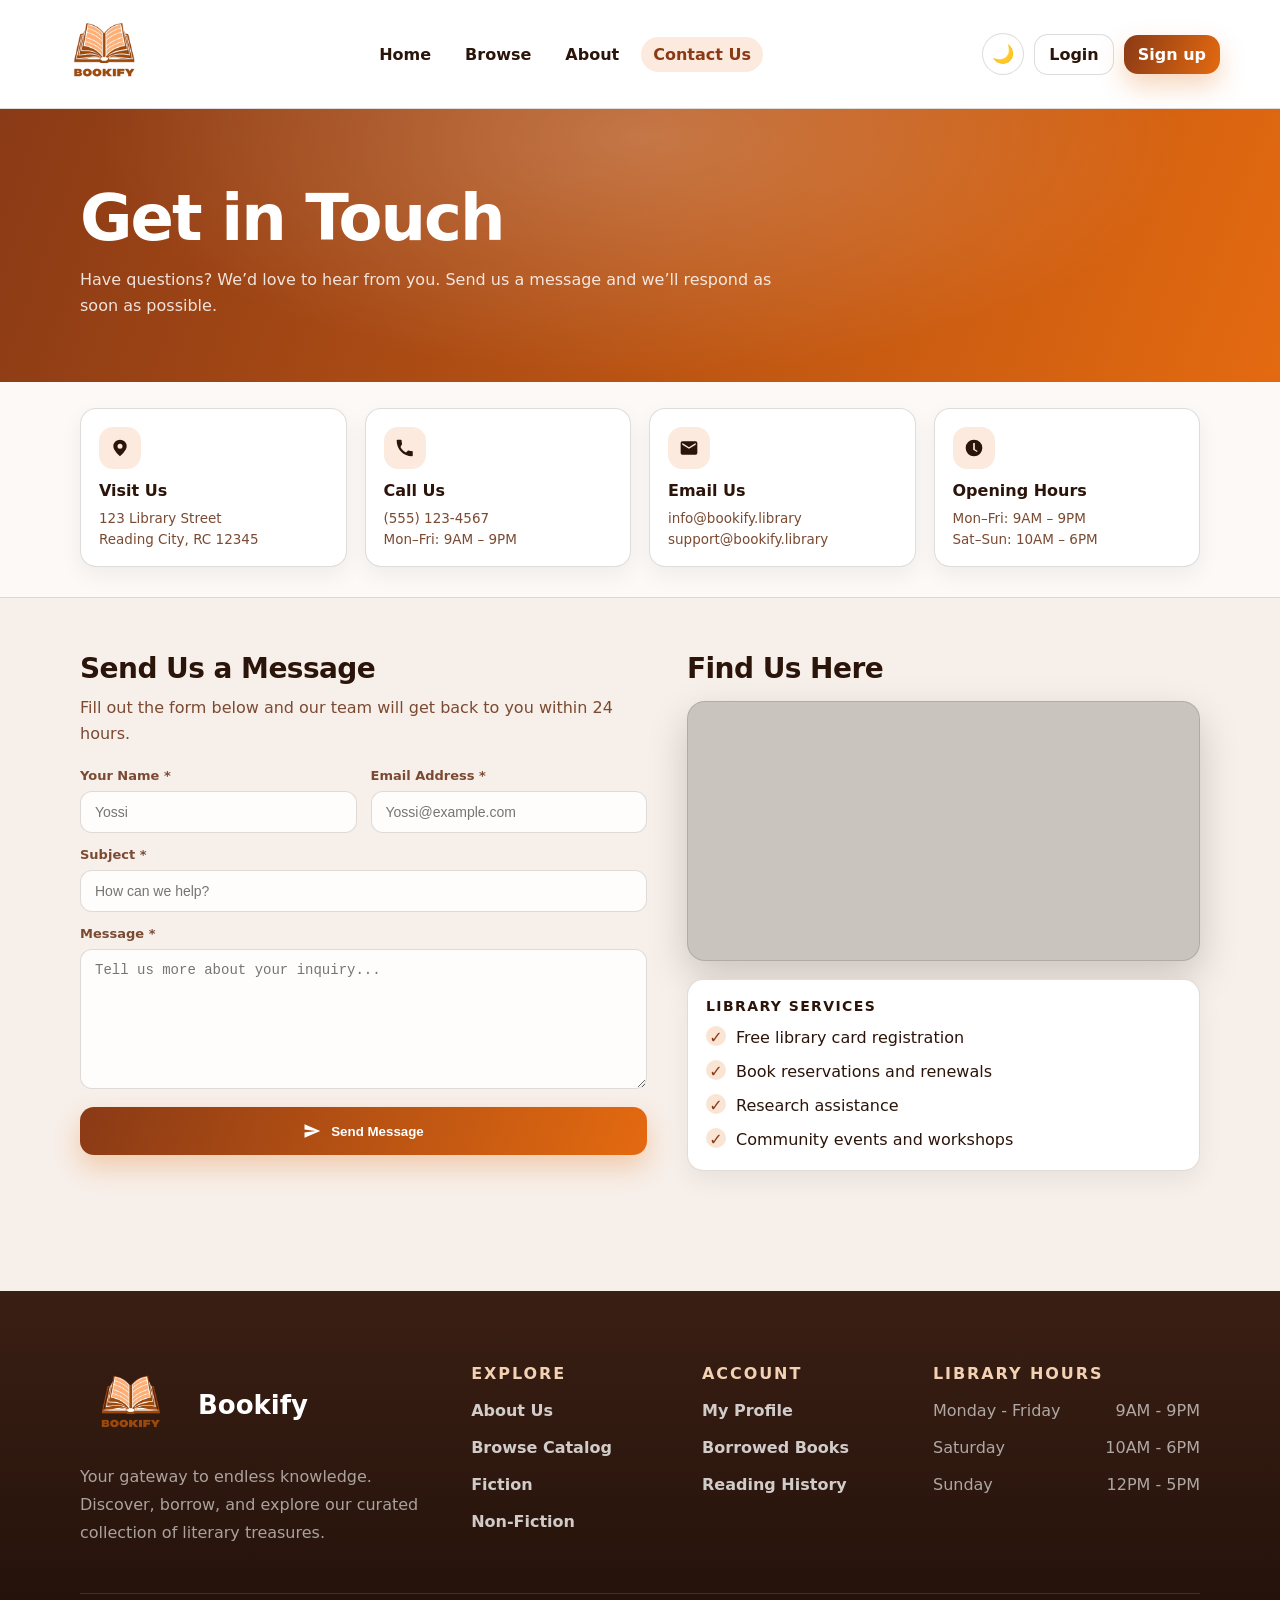
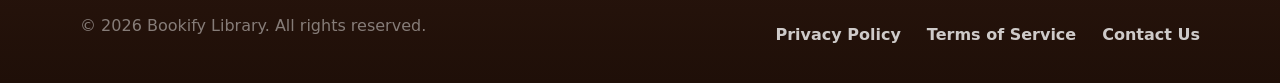
<file: contact.html>
<!doctype html>
<html lang="en">

<head>
  <meta charset="utf-8" />
  <meta name="viewport" content="width=device-width, initial-scale=1" />
  <title>Contact Us | Bookify</title>
  <link rel="stylesheet" href="headerfooter.css" />
  <link rel="stylesheet" href="contact.css" />
</head>

<body>
  <header class="bf-header">
    <div class="bf-header__inner container">
      <a class="bf-brand" href="./index.html">
        <img class="bf-logo" src="images/NewLogo2.png" alt="Bookify logo" onerror="this.style.display='none'">
      </a>

      <button class="bf-burger" id="bfBurger" type="button" aria-label="Open menu">☰</button>

      <nav aria-label="Primary" class="bf-nav">
        <a class="bf-nav__link" href="index.html">Home</a>
        <a class="bf-nav__link" href="catalog.html">Browse</a>
        <a class="bf-nav__link" href="about.html">About</a>
        <a class="bf-nav__link" href="contact.html" aria-current="page">Contact Us</a>

        <button class="bf-themeToggle bf-themeToggle--inMenu" id="themeToggleMobile" type="button"
          aria-label="Toggle dark mode">
          🌙
        </button>
      </nav>

      <div class="bf-auth">
        <button id="themeToggle" class="bf-themeToggle" type="button" aria-label="Toggle dark mode">🌙</button>
        <a href="profile.html" class="bf-btn bf-btn--ghost">Login</a>
        <a href="profile.html" class="bf-btn bf-btn--primary">Sign up</a>
      </div>
    </div>
  </header>

  <section class="hero">
    <div class="contact-container">
      <h1>Get in Touch</h1>
      <p>Have questions? We’d love to hear from you. Send us a message and we’ll respond as soon as possible.</p>
    </div>
  </section>

  <section class="info">
    <div class="container info-grid">
      <article class="card">
        <div class="icon icon-blue" aria-hidden="true">
          <svg viewBox="0 0 24 24" width="20" height="20" fill="currentColor" aria-hidden="true">
            <path
              d="M12 2a8 8 0 0 0-8 8c0 5.25 8 12 8 12s8-6.75 8-12a8 8 0 0 0-8-8Zm0 11a3 3 0 1 1 0-6 3 3 0 0 1 0 6Z" />
          </svg>
        </div>
        <h3>Visit Us</h3>
        <p>123 Library Street<br />Reading City, RC 12345</p>
      </article>

      <article class="card">
        <div class="icon icon-green" aria-hidden="true">
          <svg viewBox="0 0 24 24" width="20" height="20" fill="currentColor" aria-hidden="true">
            <path
              d="M6.6 10.8c1.4 2.8 3.8 5.2 6.6 6.6l2.2-2.2c.3-.3.7-.4 1.1-.3 1.2.4 2.5.6 3.8.6.6 0 1 .4 1 1V21c0 .6-.4 1-1 1C10.4 22 2 13.6 2 3c0-.6.4-1 1-1h3.9c.6 0 1 .4 1 1 0 1.3.2 2.6.6 3.8.1.4 0 .8-.3 1.1L6.6 10.8Z" />
          </svg>
        </div>
        <h3>Call Us</h3>
        <p>(555) 123-4567<br />Mon–Fri: 9AM – 9PM</p>
      </article>

      <article class="card">
        <div class="icon icon-amber" aria-hidden="true">
          <svg viewBox="0 0 24 24" width="20" height="20" fill="currentColor" aria-hidden="true">
            <path
              d="M20 4H4a2 2 0 0 0-2 2v12a2 2 0 0 0 2 2h16a2 2 0 0 0 2-2V6a2 2 0 0 0-2-2Zm0 4-8 5L4 8V6l8 5 8-5v2Z" />
          </svg>
        </div>
        <h3>Email Us</h3>
        <p>info@bookify.library<br />support@bookify.library</p>
      </article>

      <article class="card">
        <div class="icon icon-purple" aria-hidden="true">
          <svg viewBox="0 0 24 24" width="20" height="20" fill="currentColor" aria-hidden="true">
            <path d="M12 2a10 10 0 1 0 10 10A10.01 10.01 0 0 0 12 2Zm1 11.59 3.3 1.91-.75 1.3L11 14V6h2Z" />
          </svg>
        </div>
        <h3>Opening Hours</h3>
        <p>Mon–Fri: 9AM – 9PM<br />Sat–Sun: 10AM – 6PM</p>
      </article>
    </div>
  </section>

  <main class="main">
    <div class="container main-grid">
      <section class="panel">
        <h2>Send Us a Message</h2>
        <p class="sub">Fill out the form below and our team will get back to you within 24 hours.</p>

        <form id="contactForm" class="form" action="#" method="post" novalidate>
          <div class="row">
            <label>
              <span>Your Name *</span>
              <input type="text" name="name" placeholder="Yossi" required />
            </label>

            <label>
              <span>Email Address *</span>
              <input type="email" name="email" placeholder="Yossi@example.com" required />
            </label>
          </div>

          <label>
            <span>Subject *</span>
            <input type="text" name="subject" placeholder="How can we help?" required />
          </label>

          <label>
            <span>Message *</span>
            <textarea name="message" rows="6" placeholder="Tell us more about your inquiry..." required></textarea>
          </label>

          <button class="btn" type="submit">
            <span class="btn-ico" aria-hidden="true">
              <svg viewBox="0 0 24 24" width="18" height="18" aria-hidden="true">
                <path fill="currentColor" d="M2 21 23 12 2 3v7l15 2-15 2v7Z" />
              </svg>
            </span>
            Send Message
          </button>
        </form>
      </section>

      <section class="right">
        <h2>Find Us Here</h2>
        <div class="photo" role="img" aria-label="Library shelves photo"></div>

        <div class="services">
          <h3>Library Services</h3>
          <ul>
            <li>Free library card registration</li>
            <li>Book reservations and renewals</li>
            <li>Research assistance</li>
            <li>Community events and workshops</li>
          </ul>
        </div>
      </section>
    </div>
  </main>

  <footer>
    <div class="wrap" id="foot-grid">
      <div>
        <div id="foot-brand">
          <span id="foot-logo"><img src="images/NewLogo2.png" alt="Bookify logo" /></span>
          <span id="foot-name">Bookify</span>
        </div>
        <p id="tag">
          Your gateway to endless knowledge.<br />
          Discover, borrow, and explore our curated collection of literary treasures.
        </p>
      </div>

      <details class="foot-acc" open>
        <summary class="foot-acc__sum">EXPLORE</summary>
        <div class="foot-acc__panel">
          <a href="about.html">About Us</a>
          <a href="catalog.html">Browse Catalog</a>
          <a href="catalog.html">Fiction</a>
          <a href="catalog.html">Non-Fiction</a>
        </div>
      </details>

      <details class="foot-acc" open>
        <summary class="foot-acc__sum">ACCOUNT</summary>
        <div class="foot-acc__panel">
          <a href="profile.html">My Profile</a>
          <a href="profile.html">Borrowed Books</a>
          <a href="profile.html">Reading History</a>
        </div>
      </details>

      <div>
        <h4>LIBRARY HOURS</h4>
        <div class="hrs"><span>Monday - Friday</span><span>9AM - 9PM</span></div>
        <div class="hrs"><span>Saturday</span><span>10AM - 6PM</span></div>
        <div class="hrs"><span>Sunday</span><span>12PM - 5PM</span></div>
      </div>
    </div>

    <div class="wrap" id="bottom">
      <span>© <span id="year"></span> Bookify Library. All rights reserved.</span>
      <div id="links">
        <a href="#">Privacy Policy</a>
        <a href="#">Terms of Service</a>
        <a href="contact.html">Contact Us</a>
      </div>
    </div>
  </footer>

  <script src="darkmode.js" defer></script>
  <script src="header.js" defer></script>

  <script>
    document.addEventListener("DOMContentLoaded", () => {
      const yearEl = document.getElementById("year");
      if (yearEl) yearEl.textContent = String(new Date().getFullYear());

      const form = document.getElementById("contactForm");
      if (!form) return;

      form.addEventListener("submit", (e) => {
        e.preventDefault();

        if (!form.checkValidity()) {
          form.reportValidity();
          return;
        }

        alert("Message sent successfully!\nWe’ll get back to you as soon as possible.");
        form.reset();
      });
    });
  </script>
</body>

</html>
</file>
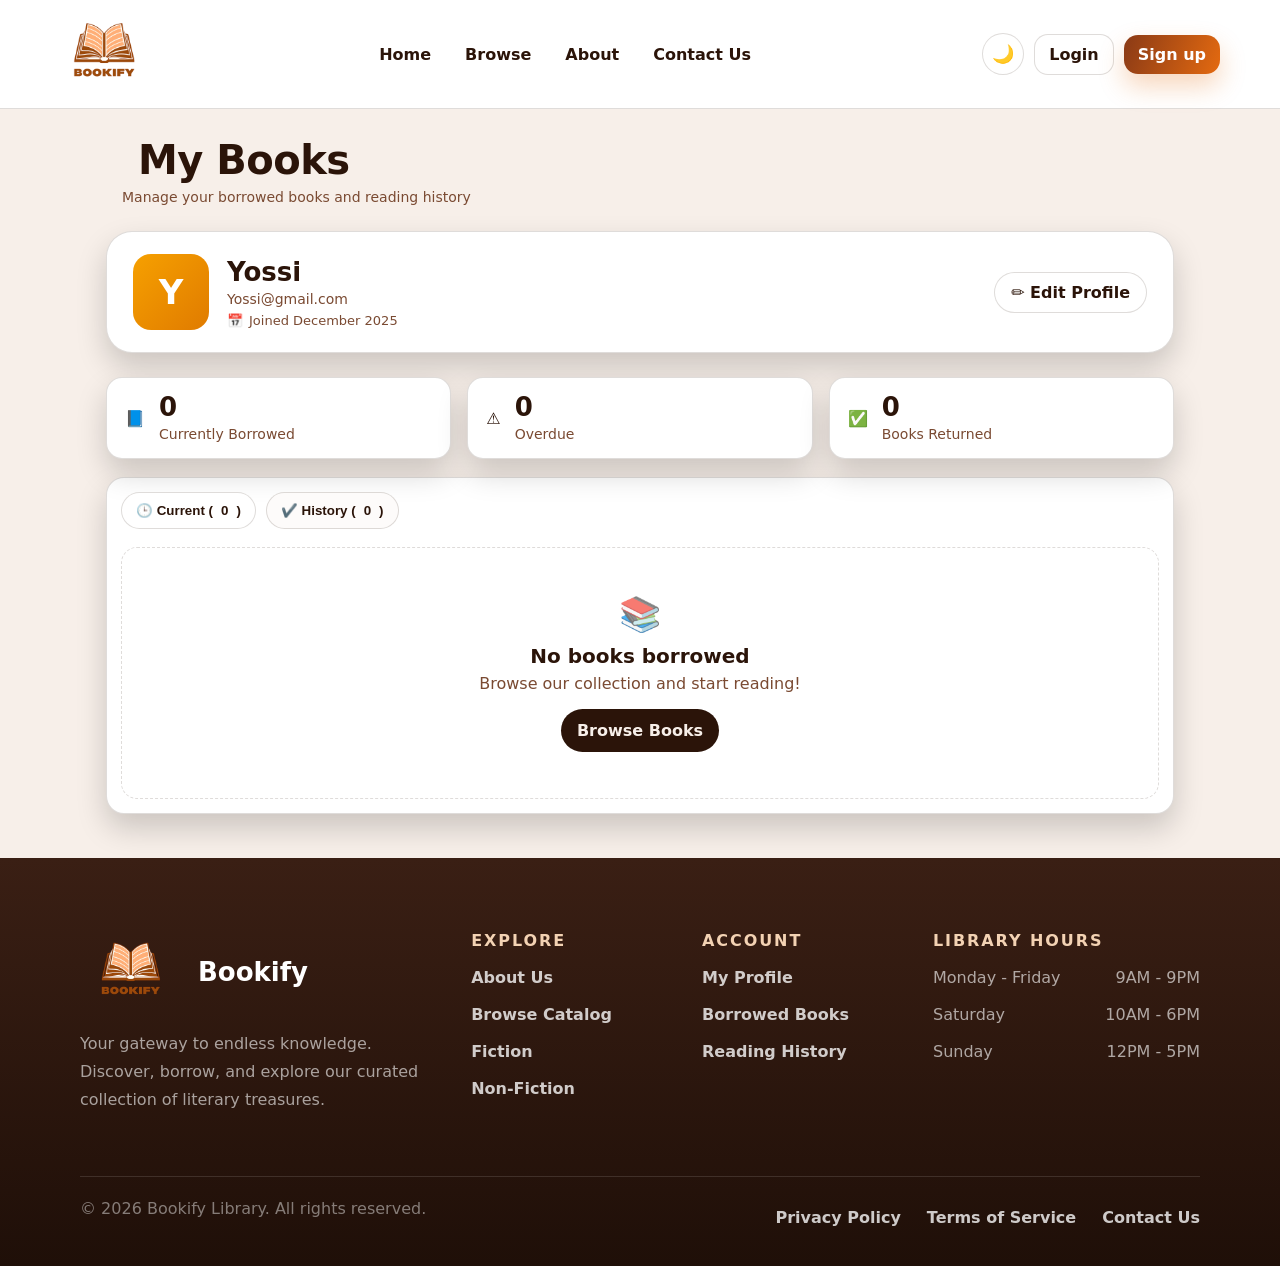
<file: profile.html>
<!DOCTYPE html>
<html lang="en">

<head>
  <meta charset="UTF-8" />
  <meta name="viewport" content="width=device-width, initial-scale=1.0" />
  <title>Bookify | Profile</title>

  <link rel="preconnect" href="https://fonts.googleapis.com" />
  <link rel="preconnect" href="https://fonts.gstatic.com" crossorigin />
  <link href="https://fonts.googleapis.com/css2?family=Inter:wght@400;500;600;700;800&display=swap" rel="stylesheet" />

  <link rel="stylesheet" href="headerfooter.css" />
  <link rel="stylesheet" href="profile.css" />
</head>

<body>
  <header class="bf-header">
    <div class="bf-header__inner container">
      <a class="bf-brand" href="./index.html">
        <img class="bf-logo" src="images/NewLogo2.png" alt="Bookify logo" onerror="this.style.display='none'" />
      </a>

      <button class="bf-burger" id="bfBurger" type="button" aria-label="Open menu" aria-expanded="false">☰</button>

      <nav aria-label="Primary" class="bf-nav">
        <a class="bf-nav__link" href="index.html">Home</a>
        <a class="bf-nav__link" href="catalog.html">Browse</a>
        <a class="bf-nav__link" href="about.html">About</a>
        <a class="bf-nav__link" href="contact.html">Contact Us</a>

        <button class="bf-themeToggle bf-themeToggle--inMenu" id="themeToggleMobile" type="button"
          aria-label="Toggle dark mode">
          🌙
        </button>
      </nav>

      <div class="bf-auth">
        <button id="themeToggle" class="bf-themeToggle" type="button" aria-label="Toggle dark mode">🌙</button>
        <a href="profile.html" class="bf-btn bf-btn--ghost">Login</a>
        <a href="profile.html" class="bf-btn bf-btn--primary">Sign up</a>
      </div>
    </div>
  </header>

  <section class="profile-area">
    <div class="mybooks-title">
      <h1>My Books</h1>
      <p>Manage your borrowed books and reading history</p>
    </div>

    <div class="profile-card">
      <div class="profile-left">
        <div class="avatar">
          <span id="avatarLetter">Y</span>
        </div>

        <div class="user-info">
          <h2 id="userName">Yossi</h2>
          <p id="userEmail">Yossi@gmail.com</p>

          <div class="joined">
            <span class="icon">📅</span>
            <span id="joinedDate">Joined December 2025</span>
          </div>
        </div>
      </div>

      <a href="#" class="edit-btn">✏️ Edit Profile</a>
    </div>

    <section class="stats">
      <div class="stat-card">
        <div class="icon icon-blue">📘</div>
        <div class="stat-text">
          <div class="stat-number" id="statBorrowed">0</div>
          <div class="stat-label">Currently Borrowed</div>
        </div>
      </div>

      <div class="stat-card">
        <div class="icon icon-yellow">⚠️</div>
        <div class="stat-text">
          <div class="stat-number" id="statOverdue">0</div>
          <div class="stat-label">Overdue</div>
        </div>
      </div>

      <div class="stat-card">
        <div class="icon icon-green">✅</div>
        <div class="stat-text">
          <div class="stat-number" id="statReturned">0</div>
          <div class="stat-label">Books Returned</div>
        </div>
      </div>
    </section>

    <section class="panel">
      <div class="tabs">
        <button class="tab active" id="tabCurrent" type="button">
          🕒 Current (<span id="countCurrent">0</span>)
        </button>

        <button class="tab" id="tabHistory" type="button">
          ✔️ History (<span id="countHistory">0</span>)
        </button>
      </div>

      <div class="content">
        <div id="currentView" class="view">
          <div id="currentList" class="list"></div>

          <div id="currentEmpty" class="empty hidden">
            <div class="empty-icon">📚</div>
            <h3>No books borrowed</h3>
            <p>Browse our collection and start reading!</p>
            <a class="btn" href="catalog.html">Browse Books</a>
          </div>
        </div>

        <div id="historyView" class="view hidden">
          <div id="historyList" class="list"></div>

          <div id="historyEmpty" class="empty hidden">
            <div class="empty-icon">🕵️‍♂️</div>
            <h3>No history yet</h3>
            <p>Open a few books and you’ll see them here.</p>
          </div>
        </div>
      </div>
    </section>
  </section>

  <footer>
    <div class="wrap" id="foot-grid">
      <div>
        <div id="foot-brand">
          <span id="foot-logo"><img src="images/NewLogo2.png" alt="Bookify logo" /></span>
          <span id="foot-name">Bookify</span>
        </div>
        <p id="tag">
          Your gateway to endless knowledge.<br />
          Discover, borrow, and explore our curated collection of literary treasures.
        </p>
      </div>

      <details class="foot-acc" open>
        <summary class="foot-acc__sum">EXPLORE</summary>
        <div class="foot-acc__panel">
          <a href="about.html">About Us</a>
          <a href="catalog.html">Browse Catalog</a>
          <a href="catalog.html">Fiction</a>
          <a href="catalog.html">Non-Fiction</a>
        </div>
      </details>

      <details class="foot-acc" open>
        <summary class="foot-acc__sum">ACCOUNT</summary>
        <div class="foot-acc__panel">
          <a href="profile.html">My Profile</a>
          <a href="profile.html">Borrowed Books</a>
          <a href="profile.html">Reading History</a>
        </div>
      </details>

      <div>
        <h4>LIBRARY HOURS</h4>
        <div class="hrs"><span>Monday - Friday</span><span>9AM - 9PM</span></div>
        <div class="hrs"><span>Saturday</span><span>10AM - 6PM</span></div>
        <div class="hrs"><span>Sunday</span><span>12PM - 5PM</span></div>
      </div>
    </div>

    <div class="wrap" id="bottom">
      <span>© <span id="year"></span> Bookify Library. All rights reserved.</span>
      <div id="links">
        <a href="#">Privacy Policy</a>
        <a href="#">Terms of Service</a>
        <a href="contact.html">Contact Us</a>
      </div>
    </div>
  </footer>

  <script src="darkmode.js" defer></script>
  <script src="header.js" defer></script>
  <script src="profile.js" defer></script>
  <script>
    document.addEventListener("DOMContentLoaded", () => {
      const yearEl = document.getElementById("year");
      if (yearEl) yearEl.textContent = String(new Date().getFullYear());
    });
  </script>
</body>

</html>
</file>
<file: headerfooter.css>
:root {
  --blue1: #8a3a16;
  --blue2: #e46a10;

  --bg: #f7efe9;
  --card: #ffffff;

  --text: #2b1409;
  --muted: #7a4a32;

  --border: rgba(43, 20, 9, .15);
  --shadow: 0 14px 30px rgba(0, 0, 0, .18);

  --radius: 18px;
}

html[data-theme="dark"],
body.dark {
  --bg: #0f0c0a;
  --card: #15110f;
  --text: rgba(255, 255, 255, .9);
  --muted: rgba(255, 255, 255, .62);
  --border: rgba(255, 255, 255, .14);
  --shadow: 0 14px 30px rgba(0, 0, 0, .45);
}

html {
  color-scheme: light;
}

html[data-theme="dark"] {
  color-scheme: dark;
}

* {
  box-sizing: border-box;
}

html,
body {
  max-width: 100%;
  overflow-x: hidden;
}

body {
  margin: 0;
  font-family: system-ui, -apple-system, Segoe UI, Roboto, Arial;
  background: var(--bg);
  color: var(--text);
}

a {
  text-decoration: none;
  color: inherit;
}

img {
  max-width: 100%;
  height: auto;
  display: block;
}


.wrap,
.container {
  width: min(1120px, calc(100% - 40px));
  margin: 0 auto;
}


.bf-header {
  background: var(--card);
  border-bottom: 1px solid var(--border);
}

.bf-header__inner {
  max-width: 1200px;
  width: 100%;
  margin: 0 auto;
  padding: 10px 20px;

  display: flex;
  align-items: center;
  gap: 16px;

  position: relative;
  min-width: 0;
}

.bf-brand {
  display: flex;
  align-items: center;
  gap: 10px;
  font-weight: 800;
  flex-shrink: 0;
}

.bf-logo {
  width: 88px;
  height: 88px;
  object-fit: contain;
}


.bf-nav {
  flex: 1;
  min-width: 0;
  display: flex;
  justify-content: center;
  align-items: center;
  gap: 10px;
}

.bf-nav__link {
  padding: 8px 12px;
  border-radius: 999px;
  font-weight: 700;
}

.bf-nav__link:hover {
  background: rgba(228, 106, 16, .10);
  color: var(--blue1);
}

.bf-nav__link[aria-current="page"] {
  background: rgba(228, 106, 16, .14);
  color: var(--blue1);
}


.bf-auth {
  margin-left: auto;
  display: flex;
  gap: 10px;
  align-items: center;
  flex-shrink: 0;
}


.bf-btn {
  border: 1px solid var(--border);
  background: var(--card);
  padding: 10px 14px;
  border-radius: 14px;
  font-weight: 800;
  cursor: pointer;
  white-space: nowrap;
}

.bf-btn--primary {
  border: none;
  background: linear-gradient(110deg, var(--blue1), var(--blue2));
  color: #fff;
  box-shadow: 0 12px 26px rgba(228, 106, 16, .28);
}

.bf-btn--ghost:hover {
  border-color: rgba(228, 106, 16, .35);
  background: rgba(228, 106, 16, .08);
}

.bf-themeToggle {
  width: 42px;
  height: 42px;
  border-radius: 50%;
  border: 1px solid var(--border);
  background: var(--card);
  font-size: 18px;
  cursor: pointer;
  display: grid;
  place-items: center;
  transition: .2s;
}

.bf-themeToggle:hover {
  background: rgba(228, 106, 16, .08);
  transform: scale(1.05);
}


.bf-burger {
  display: none;
  border: 1px solid var(--border);
  background: var(--card);
  border-radius: 12px;
  padding: 10px 12px;
  font-size: 18px;
  cursor: pointer;
}

.bf-themeToggle--inMenu {
  display: none;
}


@media (max-width:1024px) {
  .bf-header__inner {
    padding: 10px 14px;
  }

  .bf-logo {
    width: 76px;
    height: 76px;
  }

  .bf-nav {
    gap: 8px;
  }

  .bf-nav__link {
    padding: 8px 10px;
  }
}

@media (max-width:768px) {
  .bf-burger {
    display: inline-flex;
    align-items: center;
    justify-content: center;
  }

  .bf-nav {
    display: none;
  }

  .bf-nav.is-open {
    display: flex;
    position: absolute;
    top: calc(100% + 10px);
    left: 12px;
    right: 12px;

    background: var(--card);
    border: 1px solid var(--border);
    border-radius: 16px;
    padding: 12px;

    flex-direction: column;
    gap: 10px;
    z-index: 999;

    box-shadow: 0 10px 30px rgba(0, 0, 0, .15);
  }
}

@media (max-width:480px) {
  .bf-header__inner {
    padding: 8px 12px;
    gap: 10px;
  }

  .bf-logo {
    width: 64px;
    height: 64px;
  }

  .bf-burger {
    display: inline-flex;
    align-items: center;
    justify-content: center;
    padding: 8px 10px;
    font-size: 16px;
  }

  .bf-auth {
    gap: 6px;
  }

  .bf-btn {
    padding: 8px 10px;
    font-size: 12px;
    border-radius: 12px;
  }

  .bf-nav {
    display: none;
  }

  .bf-nav.is-open {
    display: flex;
    position: absolute;
    top: calc(100% + 10px);
    left: 12px;
    right: 12px;

    background: var(--card);
    border: 1px solid var(--border);
    border-radius: 16px;
    padding: 12px;

    flex-direction: column;
    gap: 10px;
    z-index: 999;

    box-shadow: 0 10px 30px rgba(0, 0, 0, .15);
  }

  .bf-auth .bf-themeToggle {
    display: none;
  }

  .bf-themeToggle--inMenu {
    display: grid;
    margin-top: 8px;
  }
}


footer {
  background: linear-gradient(180deg, #3a1f14, #1f0f08);
  color: rgba(255, 255, 255, .86);
  margin-top: 40px;
}

#foot-grid {
  padding: 64px 0 46px;
  display: grid;
  grid-template-columns: 1.3fr .7fr .7fr 1fr;
  gap: 44px;
}

#foot-brand {
  display: flex;
  align-items: center;
  gap: 18px;
  margin-bottom: 8px;
}

#foot-logo {
  width: 100px;
  height: 100px;
  display: grid;
  place-items: center;
}

#foot-logo img {
  width: 85%;
  object-fit: contain;
}

#foot-name {
  font-size: 26px;
  font-weight: 900;
  color: #fff;
}

#tag {
  margin-top: 4px;
  color: rgba(255, 255, 255, .60);
  line-height: 1.75;
}

footer a {
  display: block;
  padding: 9px 0;
  color: rgba(255, 255, 255, .78);
  font-weight: 650;
}

footer a:hover {
  color: rgba(255, 255, 255, .90);
}

footer h4 {
  margin: 0;
  padding: 9px 0;
  font-weight: 900;
  letter-spacing: .12em;
  color: #f3d2b3;
}

.hrs {
  display: flex;
  justify-content: space-between;
  padding: 9px 0;
  color: rgba(255, 255, 255, .62);
}

#bottom {
  border-top: 1px solid rgba(255, 255, 255, .12);
  padding: 22px 0 30px;
  display: flex;
  justify-content: space-between;
  flex-wrap: wrap;
  color: rgba(255, 255, 255, .45);
}

#links {
  display: flex;
  gap: 26px;
  flex-wrap: wrap;
}

.foot-acc {
  border: 0;
}

.foot-acc__sum {
  list-style: none;
  cursor: pointer;
  user-select: none;
  display: flex;
  justify-content: space-between;
  align-items: center;
  padding: 9px 0;
  font-weight: 900;
  letter-spacing: .12em;
  color: #f3d2b3;
}

.foot-acc__sum::-webkit-details-marker {
  display: none;
}

.foot-acc__sum::after {
  content: "☰";
  margin-left: 12px;
}

.foot-acc[open] .foot-acc__sum::after {
  content: "✕";
}


@media (min-width:1024px) {
  .foot-acc {
    display: block;
  }

  .foot-acc__sum {
    pointer-events: none;
    cursor: default;
    justify-content: flex-start;
  }

  .foot-acc__sum::after {
    display: none;
  }
}

@media (max-width:1024px) {
  #foot-grid {
    grid-template-columns: 1fr 1fr;
    gap: 26px;
    align-items: start;
  }

  #foot-name {
    font-size: 22px;
  }


  #foot-grid> :nth-child(1) {
    grid-column: 1 / -1;
  }

  #foot-grid> :nth-child(2) {
    grid-column: 1;
  }

  #foot-grid> :nth-child(3) {
    grid-column: 2;
  }

  #foot-grid> :nth-child(4) {
    grid-column: 1 / -1;
  }

  .foot-acc {
    border-top: 1px solid rgba(255, 255, 255, .12);
    padding-top: 8px;
    margin-top: 8px;
  }
}

@media (min-width:481px) and (max-width:768px) {
  #foot-grid {
    grid-template-columns: 1fr;
    gap: 18px;
    padding: 44px 0 34px;
  }

  #foot-grid> :nth-child(1),
  #foot-grid> :nth-child(2),
  #foot-grid> :nth-child(3),
  #foot-grid> :nth-child(4) {
    grid-column: 1 / -1;
  }
}

@media (max-width:480px) {
  #foot-grid {
    grid-template-columns: 1fr;
    gap: 16px;
    padding: 40px 0 30px;
  }

  #foot-grid> :nth-child(1),
  #foot-grid> :nth-child(2),
  #foot-grid> :nth-child(3),
  #foot-grid> :nth-child(4) {
    grid-column: 1 / -1;
  }

  #bottom {
    flex-direction: column;
    gap: 10px;
    align-items: flex-start;
  }

  #links {
    gap: 14px;
  }
}
</file>
<file: contact.css>
h1,
h2,
h3 {
  margin: 0;
}

p {
  margin: 0;
}

.contact-container {
  width: min(1120px, calc(100% - 48px));
  margin: 0 auto;
}

.hero {
  background: radial-gradient(900px 400px at 50% 10%, rgba(255, 255, 255, .22), transparent 60%),
    linear-gradient(110deg, var(--blue1), var(--blue2));
  color: #fff;
  padding: 72px 0 64px;
  text-align: left;
}

.hero h1 {
  font-size: clamp(38px, 5vw, 64px);
  letter-spacing: -0.03em;
}

.hero p {
  margin: 12px 0 0;
  max-width: 720px;
  color: rgba(255, 255, 255, .85);
  line-height: 1.6;
}

.info {
  background: rgba(255, 255, 255, 0.65);
  border-bottom: 1px solid var(--border);
}

.info-grid {
  display: grid;
  grid-template-columns: repeat(4, 1fr);
  gap: 18px;
  padding: 26px 0 30px;
}

.card {
  border: 1px solid var(--border);
  border-radius: 16px;
  padding: 18px 18px 16px;
  background: var(--card);
  box-shadow: 0 8px 22px rgba(0, 0, 0, .06);
}

.icon {
  width: 42px;
  height: 42px;
  border-radius: 14px;
  display: grid;
  place-items: center;
  margin-bottom: 12px;
  color: var(--text);
  background: rgba(228, 106, 16, 0.14);
}

.card h3 {
  font-size: 16px;
  font-weight: 800;
  margin-bottom: 8px;
}

.card p {
  color: var(--muted);
  line-height: 1.55;
  font-size: 13.5px;
}

.main {
  padding: 54px 0 80px;
  background: var(--bg);
}

.main-grid {
  display: grid;
  grid-template-columns: 1.05fr .95fr;
  gap: 40px;
  align-items: start;
}

.panel h2 {
  font-size: 28px;
  letter-spacing: -0.02em;
  color: var(--text);
}

.sub {
  margin-top: 10px;
  color: var(--muted);
  line-height: 1.6;
}

.form {
  margin-top: 22px;
}

.row {
  display: grid;
  grid-template-columns: 1fr 1fr;
  gap: 14px;
}

label {
  display: block;
  margin-bottom: 14px;
}

label span {
  display: block;
  font-size: 13px;
  font-weight: 700;
  color: var(--muted);
  margin-bottom: 8px;
}

input,
textarea {
  width: 100%;
  padding: 12px 14px;
  border-radius: 12px;
  border: 1px solid var(--border);
  outline: none;
  background: rgba(255, 255, 255, 0.85);
  font-size: 14px;
}

textarea {
  resize: vertical;
  min-height: 140px;
}

input:focus,
textarea:focus {
  background: var(--card);
  border-color: rgba(228, 106, 16, 0.45);
  box-shadow: 0 0 0 4px rgba(228, 106, 16, 0.18);
}

.btn {
  width: 100%;
  margin-top: 8px;
  height: 48px;
  border-radius: 14px;
  border: 0;
  cursor: pointer;
  background: linear-gradient(110deg, var(--blue1), var(--blue2));
  color: #fff;
  font-weight: 800;
  display: flex;
  align-items: center;
  justify-content: center;
  gap: 10px;
  box-shadow: 0 12px 26px rgba(228, 106, 16, 0.28);
}

.btn:hover {
  filter: brightness(.96);
}

.btn-ico {
  display: grid;
  place-items: center;
}

.right h2 {
  font-size: 28px;
  letter-spacing: -0.02em;
  margin-bottom: 16px;
  color: var(--text);
}

.photo {
  border-radius: var(--radius);
  height: 260px;
  box-shadow: 0 16px 40px rgba(0, 0, 0, .18);
  background:
    linear-gradient(rgba(0, 0, 0, .18), rgba(0, 0, 0, .18)),
    url("https://images.unsplash.com/photo-1521587760476-6c12a4b040da?auto=format&fit=crop&w=1400&q=70");
  background-size: cover;
  background-position: center;
  border: 1px solid var(--border);
  background-blend-mode: multiply;
}

.services {
  margin-top: 18px;
  border: 1px solid var(--border);
  border-radius: 16px;
  padding: 18px;
  background: var(--card);
  box-shadow: 0 10px 26px rgba(0, 0, 0, .06);
}

.services h3 {
  font-size: 14px;
  letter-spacing: .10em;
  text-transform: uppercase;
  margin-bottom: 12px;
}

.services ul {
  margin: 0;
  padding: 0;
  list-style: none;
  display: grid;
  gap: 10px;
}

.services li {
  display: flex;
  gap: 10px;
  align-items: flex-start;
  color: var(--text);
  line-height: 1.5;
}

.services li::before {
  content: "✓";
  width: 20px;
  height: 20px;
  border-radius: 999px;
  display: inline-grid;
  place-items: center;
  background: rgba(228, 106, 16, 0.18);
  color: var(--blue1);
  font-weight: 900;
  flex: 0 0 auto;
}


html[data-theme="dark"] .info {
  background: rgba(255, 255, 255, 0.06);
}

html[data-theme="dark"] .card {
  box-shadow: 0 10px 26px rgba(0, 0, 0, .35);
}

html[data-theme="dark"] input,
html[data-theme="dark"] textarea {
  background: rgba(255, 255, 255, 0.06);
  color: var(--text);
}

html[data-theme="dark"] input::placeholder,
html[data-theme="dark"] textarea::placeholder {
  color: rgba(255, 255, 255, 0.55);
}

html[data-theme="dark"] .photo {
  box-shadow: 0 16px 40px rgba(0, 0, 0, .45);
}

html[data-theme="dark"] .services li::before {
  background: rgba(228, 106, 16, 0.22);
}

@media (max-width: 1024px) {
  .info-grid {
    grid-template-columns: repeat(2, 1fr);
  }

  .main-grid {
    grid-template-columns: 1fr;
  }

  .photo {
    height: 240px;
  }
}

@media (min-width: 481px) and (max-width: 768px) {
  .info-grid {
    grid-template-columns: repeat(2, 1fr);
  }

  .row {
    grid-template-columns: 1fr;
  }

  .photo {
    height: 230px;
  }
}

@media (max-width: 480px) {
  .container {
    width: 100%;
    padding: 0 14px;
  }

  .hero {
    padding: 54px 0 48px;
    text-align: center;
  }

  .hero p {
    margin-left: auto;
    margin-right: auto;
  }

  .info-grid {
    grid-template-columns: 1fr;
  }

  .row {
    grid-template-columns: 1fr;
  }

  .main {
    padding: 40px 0 56px;
  }

  .photo {
    height: 210px;
  }

  .bf-nav {
    display: none;
  }

  .bf-nav.is-open {
    display: flex;
  }
}
</file>
<file: profile.css>
.mybooks-title {
  margin: 10px 0;
  padding: 16px;
}

.mybooks-title h1 {
  margin: 0 0 0 16px;
  font-size: 40px;
  font-weight: 800;
  letter-spacing: -0.5px;
  color: var(--text);
}

.mybooks-title p {
  margin: 6px 0 0;
  color: var(--muted);
  font-size: 14px;
}

.profile-area {
  max-width: 1100px;
  margin: 0 auto;
  padding: 2px 16px 4px;
  color: var(--text);
}

.stats {
  display: grid;
  grid-template-columns: repeat(3, minmax(0, 1fr));
  gap: 16px;
  margin-bottom: 18px;
}

.stat-card {
  background: var(--card);
  border: 1px solid var(--border);
  border-radius: 16px;
  padding: 16px 18px;
  display: flex;
  align-items: center;
  gap: 14px;
  box-shadow: var(--shadow);
}

.picon {
  width: 48px;
  height: 48px;
  border-radius: 14px;
  display: grid;
  place-items: center;
  font-size: 20px;
}

.picon-blue {
  background: #eaf1ff;
}

.picon-yellow {
  background: #fff2d6;
}

.picon-green {
  background: #e7fbf1;
}

.stat-number {
  font-size: 26px;
  font-weight: 800;
  line-height: 1;
  color: var(--text);
}

.stat-label {
  color: var(--muted);
  font-size: 14px;
  margin-top: 6px;
}

.panel {
  background: var(--card);
  border: 1px solid var(--border);
  border-radius: 18px;
  overflow: hidden;
  box-shadow: var(--shadow);
}

.tabs {
  display: flex;
  gap: 10px;
  padding: 14px 14px 0;
  flex-wrap: wrap;
}

.tab {
  border: 1px solid var(--border);
  background: color-mix(in srgb, var(--card) 75%, var(--bg) 25%);
  color: var(--text);
  border-radius: 999px;
  padding: 10px 14px;
  cursor: pointer;
  font-weight: 700;
  display: inline-flex;
  align-items: center;
  gap: 8px;
}

.tab.active {
  background: var(--card);
}

.content {
  padding: 18px 14px 14px;
}

.list {
  display: grid;
  gap: 12px;
}

.book-card {
  display: grid;
  grid-template-columns: 64px 1fr auto;
  gap: 12px;
  align-items: center;
  padding: 12px;
  border: 1px solid var(--border);
  border-radius: 14px;
  background: var(--card);
}

.cover {
  width: 64px;
  height: 88px;
  border-radius: 10px;
  object-fit: cover;
  background: color-mix(in srgb, var(--card) 70%, var(--bg) 30%);
  border: 1px solid var(--border);
}

.book-title {
  font-weight: 800;
  margin: 0 0 4px;
  color: var(--text);
}

.book-meta {
  color: var(--muted);
  font-size: 14px;
  margin: 0 0 8px;
}

.badges {
  display: flex;
  gap: 8px;
  flex-wrap: wrap;
}

.badge {
  font-size: 12px;
  padding: 6px 10px;
  border-radius: 999px;
  border: 1px solid var(--border);
  background: color-mix(in srgb, var(--card) 80%, var(--bg) 20%);
  color: var(--text);
}

.badge.overdue {
  background: #fff2f2;
  border-color: #ffd6d6;
  color: #a40000;
}

.actions {
  display: flex;
  flex-direction: column;
  gap: 8px;
  align-items: stretch;
}

.small-btn {
  border: 0;
  cursor: pointer;
  border-radius: 10px;
  padding: 9px 12px;
  font-weight: 800;
  width: 100%;
  text-align: center;
}

.btn-return {
  background: var(--blue2);
  color: #fff;
  box-shadow: 0 10px 22px rgba(228, 106, 16, 0.35);
}

.btn-return:hover {
  filter: brightness(0.95);
}

.btn-return:active {
  transform: translateY(1px);
}

.btn-details {
  background: color-mix(in srgb, var(--card) 75%, var(--bg) 25%);
  color: var(--text);
  border: 1px solid var(--border);
}

.btn-details:hover {
  filter: brightness(0.98);
}

.empty {
  text-align: center;
  padding: 46px 18px;
  border: 1px dashed var(--border);
  border-radius: 16px;
  background: var(--card);
}

.empty-icon {
  font-size: 34px;
  opacity: 0.7;
  margin-bottom: 10px;
}

.empty h3 {
  margin: 8px 0 6px;
  font-size: 20px;
  color: var(--text);
}

.empty p {
  margin: 0 0 16px;
  color: var(--muted);
}

.btn {
  display: inline-block;
  background: var(--text);
  color: var(--bg);
  padding: 12px 16px;
  border-radius: 999px;
  text-decoration: none;
  font-weight: 800;
}

.hidden {
  display: none;
}

.profile-card {
  display: flex;
  justify-content: space-between;
  align-items: center;
  padding: 22px 26px;
  background: var(--card);
  border: 1px solid var(--border);
  border-radius: 26px;
  box-shadow: var(--shadow);
  max-width: 1100px;
  margin: 0 auto 24px;
}

.profile-left {
  display: flex;
  align-items: center;
  gap: 18px;
}

.avatar {
  width: 76px;
  height: 76px;
  border-radius: 18px;
  background: linear-gradient(135deg, #f6a000, #e07b00);
  display: flex;
  align-items: center;
  justify-content: center;
  color: #fff;
  font-size: 34px;
  font-weight: 800;
}

.user-info h2 {
  margin: 0;
  font-size: 26px;
  font-weight: 800;
  color: var(--text);
}

.user-info p {
  margin: 4px 0 6px;
  color: var(--muted);
  font-size: 14px;
}

.joined {
  display: flex;
  align-items: center;
  gap: 6px;
  color: var(--muted);
  font-size: 13px;
}

.edit-btn {
  background: var(--card);
  border: 1px solid var(--border);
  padding: 10px 16px;
  border-radius: 999px;
  cursor: pointer;
  font-weight: 700;
  display: inline-flex;
  align-items: center;
  gap: 6px;
  color: var(--text);
}

.edit-btn:hover {
  background: color-mix(in srgb, var(--card) 75%, var(--bg) 25%);
}

@media (max-width: 1024px) {
  .stats {
    grid-template-columns: repeat(2, minmax(0, 1fr));
  }

  .profile-card {
    padding: 18px 18px;
    border-radius: 22px;
  }
}

@media (min-width: 481px) and (max-width: 768px) {
  .stats {
    grid-template-columns: 1fr;
  }

  .book-card {
    grid-template-columns: 64px 1fr;
  }

  .actions {
    grid-column: 1 / -1;
    flex-direction: row;
    justify-content: flex-end;
    align-items: center;
  }

  .actions .small-btn {
    width: auto;
  }

  .profile-card {
    flex-direction: column;
    align-items: flex-start;
    gap: 14px;
  }
}

@media (max-width: 480px) {
  .mybooks-title h1 {
    font-size: 30px;
    margin-left: 0;
  }

  .profile-area {
    padding: 2px 14px 4px;
  }

  .stats {
    grid-template-columns: 1fr;
  }

  .profile-card {
    flex-direction: column;
    align-items: flex-start;
    gap: 12px;
    padding: 16px;
  }

  .avatar {
    width: 64px;
    height: 64px;
    border-radius: 16px;
    font-size: 28px;
  }

  .user-info h2 {
    font-size: 22px;
  }

  .book-card {
    grid-template-columns: 56px 1fr;
    gap: 10px;
  }

  .cover {
    width: 56px;
    height: 78px;
  }

  .book-meta {
    font-size: 13px;
  }

  .actions {
    grid-column: 1 / -1;
    flex-direction: column;
    align-items: stretch;
  }

  .actions .small-btn {
    width: 100%;
  }
}
</file>
